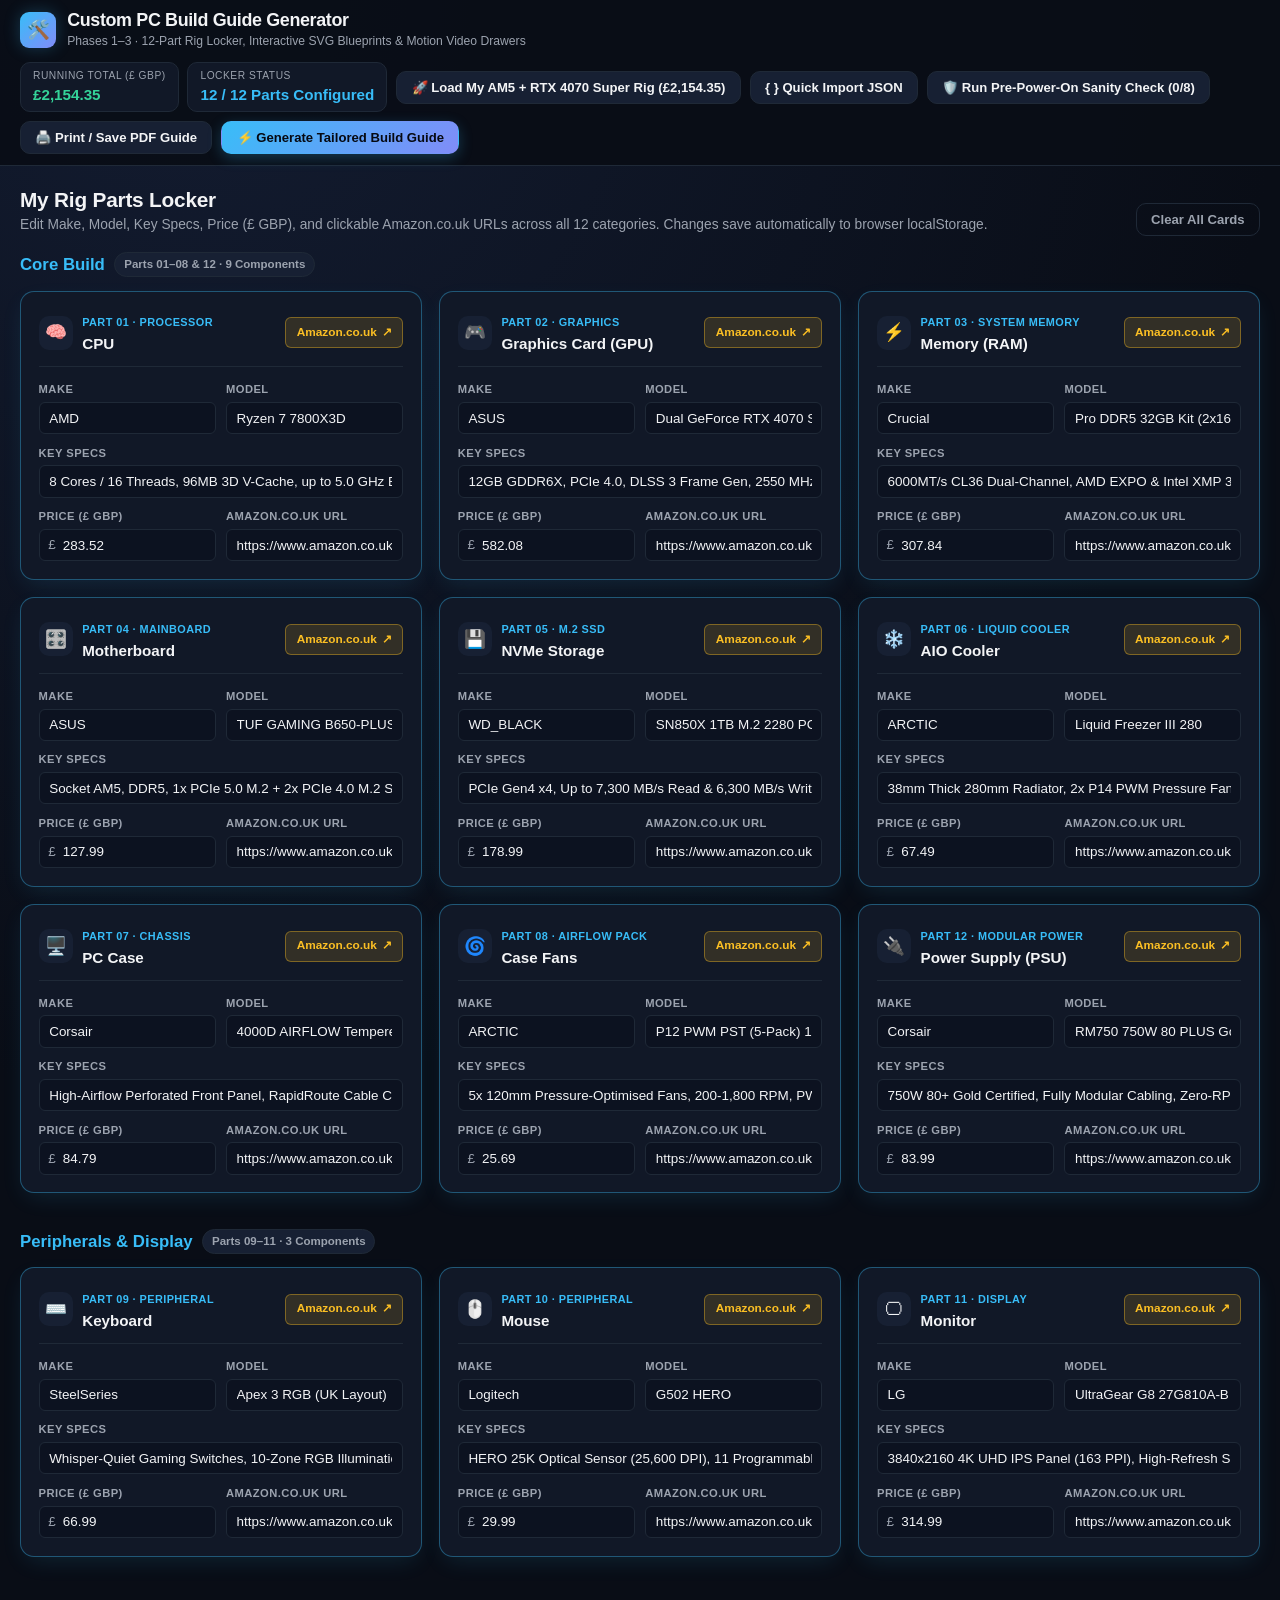
<file: index.html>
<!DOCTYPE html>
<html lang="en">
<head>
  <meta charset="UTF-8" />
  <meta name="viewport" content="width=device-width, initial-scale=1.0" />
  <title>Custom PC Build Guide Generator — Phases 1–4</title>
  <link rel="stylesheet" href="css/base.css" />
  <link rel="stylesheet" href="css/components.css" />
  <link rel="stylesheet" href="css/blueprints.css" />
  <link rel="stylesheet" href="css/videoDrawer.css" />
  <link rel="stylesheet" href="css/printDossier.css" />
</head>
<body>
  <header class="top-header">
    <div class="app-container header-inner">
      <div class="brand-block">
        <div class="brand-logo" aria-hidden="true">🛠️</div>
        <div>
          <h1 class="brand-title">Custom PC Build Guide Generator</h1>
          <p class="brand-subtitle">Phases 1–3 · 12-Part Rig Locker, Interactive SVG Blueprints &amp; Motion Video Drawers</p>
        </div>
      </div>

      <div class="header-metrics-actions">
        <div class="metric-pill">
          <span class="metric-label">Running Total (£ GBP)</span>
          <span class="metric-value" id="total-price">£2,154.35</span>
        </div>
        <div class="metric-pill">
          <span class="metric-label">Locker Status</span>
          <span class="metric-value" id="parts-count" style="color: var(--accent-cyan);">12 / 12 Parts Configured</span>
        </div>
        <button type="button" class="btn btn-secondary" id="btn-load-default-rig">
          <span>🚀 Load My AM5 + RTX 4070 Super Rig (£2,154.35)</span>
        </button>
        <button type="button" class="btn btn-secondary" id="btn-open-json">
          <span>{ } Quick Import JSON</span>
        </button>
        <button type="button" class="btn btn-secondary" id="btn-open-sanity">
          <span>🛡️ Run Pre-Power-On Sanity Check (0/8)</span>
        </button>
        <button type="button" class="btn btn-secondary" id="btn-print-dossier">
          <span>🖨️ Print / Save PDF Guide</span>
        </button>
        <button type="button" class="btn btn-primary" id="btn-generate-guide">
          <span>⚡ Generate Tailored Build Guide</span>
        </button>
      </div>
    </div>
  </header>

  <main class="app-container">
    <section id="print-dossier-sheet" class="print-dossier-sheet" aria-hidden="true"></section>
    <section id="locker-container" aria-labelledby="locker-heading">
      <div class="section-header">
        <div>
          <h2 class="section-title" id="locker-heading">My Rig Parts Locker</h2>
          <p class="section-desc">
            Edit Make, Model, Key Specs, Price (£ GBP), and clickable Amazon.co.uk URLs across all 12 categories. Changes save automatically to browser localStorage.
          </p>
        </div>
        <button type="button" class="btn btn-ghost" id="btn-clear-all">Clear All Cards</button>
      </div>

      <h3 class="locker-subsection-title">
        <span>Core Build</span>
        <span class="locker-subsection-pill">Parts 01–08 &amp; 12 · 9 Components</span>
      </h3>
      <div class="parts-grid" id="core-parts-grid"></div>

      <h3 class="locker-subsection-title">
        <span>Peripherals &amp; Display</span>
        <span class="locker-subsection-pill">Parts 09–11 · 3 Components</span>
      </h3>
      <div class="parts-grid" id="peripherals-parts-grid"></div>
    </section>

    <section class="guide-section is-hidden" id="guide-section" aria-labelledby="guide-heading">
      <div class="section-header">
        <div>
          <h2 class="section-title" id="guide-heading">Tailored Step-by-Step Assembly &amp; BIOS Guide</h2>
          <p class="section-desc">
            Generated dynamically from your active Make, Model, and Key Specs—complete with hardware-specific warnings, Phase 2 SVG Blueprint slots, and Phase 3 Video Tip drawers.
          </p>
        </div>
      </div>

      <div class="guide-progress-card">
        <span id="guide-progress-text" style="font-weight: 600; font-size: 0.9rem;">0 of 9 Assembly Steps Completed (0%)</span>
        <div class="progress-track" aria-hidden="true">
          <div class="progress-fill" id="guide-progress-bar"></div>
        </div>
      </div>

      <div class="guide-steps-list" id="guide-steps"></div>
    </section>
  </main>

  <!-- Quick Import JSON Modal -->
  <div class="modal-backdrop is-hidden" id="json-modal" role="dialog" aria-modal="true" aria-labelledby="json-modal-title">
    <div class="modal-card">
      <div class="section-header" style="margin-bottom: 0.5rem;">
        <div>
          <h2 class="section-title" id="json-modal-title">Quick Import JSON / Inspect Rig Dataset</h2>
          <p class="section-desc">Paste a JSON parts object or array below to populate your 12-part locker.</p>
        </div>
        <button type="button" class="btn btn-ghost" id="btn-close-json">✕ Close</button>
      </div>

      <textarea id="json-textarea" class="paste-textarea" spellcheck="false"></textarea>

      <div class="modal-footer">
        <div style="display: flex; align-items: center; gap: 0.75rem; flex-wrap: wrap;">
          <button type="button" class="btn btn-secondary" id="btn-fill-default-json">Load Default £2,154.35 JSON Template</button>
          <span id="json-status" style="font-size: 0.8rem; color: var(--accent-cyan);"></span>
        </div>
        <button type="button" class="btn btn-primary" id="btn-apply-json">Apply JSON to Locker</button>
      </div>
    </div>
  </div>

  <div class="modal-backdrop is-hidden" id="sanity-modal" role="dialog" aria-modal="true" aria-labelledby="sanity-modal-title">
    <div class="modal-card sanity-modal-card">
      <div class="section-header" style="margin-bottom: 0.5rem;">
        <div>
          <h2 class="section-title" id="sanity-modal-title">🛡️ Pre-Power-On Sanity Check (First-Boot Readiness Gate)</h2>
          <p class="section-desc">Verify all 8 critical hardware &amp; cable checks tailored to your active rig before flipping the PSU switch.</p>
        </div>
        <button type="button" class="btn btn-ghost" id="btn-close-sanity">✕ Close</button>
      </div>
      <div class="sanity-meter-box">
        <div class="sanity-meter-top">
          <span id="sanity-meter-text">0 / 8 Pre-Boot Checks Verified (0%)</span>
          <button type="button" class="btn btn-ghost" id="btn-check-all-sanity" style="padding:0.2rem 0.55rem; font-size:0.75rem;">Toggle All 8</button>
        </div>
        <div class="progress-track" aria-hidden="true"><div class="progress-fill" id="sanity-meter-bar"></div></div>
      </div>
      <div class="sanity-cleared-banner is-hidden" id="sanity-cleared-banner" role="status">
        <span>✅</span>
        <span>Cleared for First Boot &amp; UEFI BIOS Setup! All 8 critical hardware checks verified.</span>
      </div>
      <div class="sanity-check-list" id="sanity-checklist-container"></div>
      <div class="modal-footer">
        <span style="font-size:0.78rem; color:var(--text-secondary);">Progress saves automatically to browser localStorage.</span>
        <button type="button" class="btn btn-primary" id="btn-modal-print-dossier">🖨️ Print / Save PDF Build Dossier</button>
      </div>
    </div>
  </div>

  <div class="toast-banner" id="toast-banner" role="status" aria-live="polite"></div>

  <script defer src="js/defaultRig.js"></script>
  <script defer src="js/state.js"></script>
  <script defer src="js/guide.js"></script>
  <script defer src="js/blueprintsBench.js"></script>
  <script defer src="js/blueprintsSystem.js"></script>
  <script defer src="js/videoDrawerData.js"></script>
  <script defer src="js/videoMotionRenderers.js"></script>
  <script defer src="js/videoDrawerPlayer.js"></script>
  <script defer src="js/sanityDossier.js"></script>
  <script defer src="js/app.js"></script>
</body>
</html>
</file>
<file: css/base.css>
:root {
  --bg-primary: #090d16;
  --bg-secondary: #111827;
  --bg-elevated: #172033;
  --bg-input: #0c1220;
  --border-subtle: #1f2937;
  --border-focus: #38bdf8;
  --border-populated: rgba(56, 189, 248, 0.38);
  --text-primary: #f3f4f6;
  --text-secondary: #9ca3af;
  --text-muted: #6b7280;
  --accent-cyan: #38bdf8;
  --accent-indigo: #818cf8;
  --accent-emerald: #34d399;
  --accent-amber: #fbbf24;
  --danger-rose: #f87171;
  --radius-lg: 14px;
  --radius-md: 10px;
  --radius-sm: 6px;
  --shadow-card: 0 10px 25px -5px rgba(0, 0, 0, 0.45);
}

*,
*::before,
*::after {
  box-sizing: border-box;
  margin: 0;
  padding: 0;
}

html,
body {
  width: 100%;
  max-width: 100%;
  min-width: 0;
  overflow-x: hidden;
  scroll-behavior: smooth;
  color-scheme: dark;
}

body {
  font-family: 'Inter', -apple-system, BlinkMacSystemFont, 'Segoe UI', Roboto, sans-serif;
  background: radial-gradient(circle at 15% 0%, #131c31 0%, var(--bg-primary) 55%);
  color: var(--text-primary);
  min-height: 100vh;
  line-height: 1.5;
  padding-bottom: 4rem;
}

.app-container {
  width: 100%;
  max-width: 1280px;
  min-width: 0;
  margin: 0 auto;
  padding: 0 1.25rem;
}

/* Header & Action Bar — Non-sticky & compact so it scrolls naturally under Squarespace nav */
.top-header {
  position: relative;
  top: auto;
  z-index: 1;
  background: rgba(9, 13, 22, 0.94);
  border-bottom: 1px solid var(--border-subtle);
  padding: 0.65rem 0;
  margin-bottom: 1.15rem;
}

.header-inner {
  display: flex;
  flex-wrap: wrap;
  align-items: center;
  justify-content: space-between;
  gap: 0.75rem;
}

.brand-block {
  display: flex;
  align-items: center;
  gap: 0.7rem;
  min-width: 0;
}

.brand-logo {
  width: 36px;
  height: 36px;
  flex-shrink: 0;
  border-radius: 9px;
  background: linear-gradient(135deg, var(--accent-cyan), var(--accent-indigo));
  display: grid;
  place-items: center;
  font-size: 1.15rem;
  box-shadow: 0 0 16px rgba(56, 189, 248, 0.25);
}

.brand-title {
  font-size: 1.12rem;
  font-weight: 700;
  letter-spacing: -0.02em;
  line-height: 1.2;
}

.brand-subtitle {
  font-size: 0.76rem;
  color: var(--text-secondary);
}

.header-metrics-actions {
  display: flex;
  flex-wrap: wrap;
  align-items: center;
  gap: 0.55rem;
}

.metric-pill {
  background: var(--bg-secondary);
  border: 1px solid var(--border-subtle);
  padding: 0.32rem 0.75rem;
  border-radius: var(--radius-md);
  display: flex;
  flex-direction: column;
}

.metric-label {
  font-size: 0.64rem;
  text-transform: uppercase;
  letter-spacing: 0.05em;
  color: var(--text-secondary);
}

.metric-value {
  font-size: 0.95rem;
  font-weight: 700;
  color: var(--accent-emerald);
}

/* Section Headers */
.section-header {
  display: flex;
  flex-wrap: wrap;
  align-items: flex-end;
  justify-content: space-between;
  gap: 0.85rem;
  margin-bottom: 1rem;
}

.section-title {
  font-size: 1.3rem;
  font-weight: 700;
  letter-spacing: -0.01em;
}

.section-desc {
  color: var(--text-secondary);
  font-size: 0.86rem;
}

/* Buttons */
.btn {
  display: inline-flex;
  align-items: center;
  justify-content: center;
  gap: 0.45rem;
  font-size: 0.82rem;
  font-weight: 600;
  padding: 0.5rem 0.9rem;
  border-radius: var(--radius-md);
  border: 1px solid transparent;
  cursor: pointer;
  transition: all 0.18s ease;
  text-decoration: none;
}

.btn-primary {
  background: linear-gradient(135deg, var(--accent-cyan), var(--accent-indigo));
  color: #060911;
  box-shadow: 0 4px 14px rgba(56, 189, 248, 0.25);
}

.btn-primary:hover {
  filter: brightness(1.08);
}

.btn-secondary {
  background: var(--bg-elevated);
  color: var(--text-primary);
  border-color: var(--border-subtle);
}

.btn-secondary:hover {
  border-color: var(--accent-cyan);
}

.btn-ghost {
  background: transparent;
  color: var(--text-secondary);
  border-color: var(--border-subtle);
}

.btn-ghost:hover {
  color: var(--danger-rose);
  border-color: rgba(248, 113, 113, 0.4);
}

.is-hidden {
  display: none !important;
}

@media (max-width: 768px) {
  .app-container { padding: 0 0.85rem; }
  .header-inner { flex-direction: column; align-items: stretch; }
  .header-metrics-actions { width: 100%; display: grid; grid-template-columns: 1fr 1fr; gap: 0.5rem; }
  .header-metrics-actions .btn { grid-column: 1 / -1; width: 100%; min-height: 44px; font-size: 0.88rem; }
  .section-header .btn { width: 100%; min-height: 44px; }
}
</file>
<file: css/components.css>
/* Parts Grid & Category Cards */
.parts-grid {
  display: grid;
  grid-template-columns: repeat(auto-fill, minmax(310px, 1fr));
  gap: 1.1rem;
  margin-bottom: 2.2rem;
  width: 100%;
  min-width: 0;
}

.part-card {
  background: var(--bg-secondary);
  border: 1px solid var(--border-subtle);
  border-radius: var(--radius-lg);
  padding: 1.1rem;
  box-shadow: var(--shadow-card);
  transition: border-color 0.2s ease, box-shadow 0.2s ease;
  width: 100%;
  min-width: 0;
}

.part-card.is-populated {
  border-color: var(--border-populated);
  box-shadow: 0 8px 24px -6px rgba(56, 189, 248, 0.14);
}

.part-card-header {
  display: flex;
  align-items: center;
  justify-content: space-between;
  gap: 0.5rem;
  margin-bottom: 0.85rem;
  padding-bottom: 0.65rem;
  border-bottom: 1px solid var(--border-subtle);
  flex-wrap: wrap;
}

.part-title-group { display: flex; align-items: center; gap: 0.6rem; min-width: 0; }
.part-icon { width: 34px; height: 34px; flex-shrink: 0; border-radius: var(--radius-md); background: var(--bg-elevated); display: grid; place-items: center; font-size: 1.1rem; }
.part-label { font-size: 0.95rem; font-weight: 700; }
.part-badge { display: inline-block; font-size: 0.68rem; color: var(--accent-cyan); font-weight: 600; text-transform: uppercase; letter-spacing: 0.04em; }

.retail-link-btn { display: inline-flex; align-items: center; gap: 0.3rem; font-size: 0.74rem; font-weight: 600; padding: 0.35rem 0.65rem; border-radius: var(--radius-sm); background: rgba(251, 191, 36, 0.14); color: var(--accent-amber); border: 1px solid rgba(251, 191, 36, 0.38); text-decoration: none; transition: all 0.15s ease; white-space: nowrap; }
.retail-link-btn:hover:not(.is-disabled) { background: var(--accent-amber); color: #060911; }
.retail-link-btn.is-disabled { background: var(--bg-input); color: var(--text-muted); border-color: var(--border-subtle); pointer-events: none; opacity: 0.6; }

.part-form-grid { display: grid; grid-template-columns: 1fr 1fr; gap: 0.65rem; width: 100%; min-width: 0; }
.field-group { display: flex; flex-direction: column; gap: 0.25rem; min-width: 0; }
.field-group.full-span { grid-column: 1 / -1; }
.field-label { font-size: 0.7rem; font-weight: 600; color: var(--text-secondary); text-transform: uppercase; letter-spacing: 0.04em; }
.field-input { width: 100%; min-width: 0; background: var(--bg-input); border: 1px solid var(--border-subtle); border-radius: var(--radius-sm); color: var(--text-primary); font-size: 0.84rem; padding: 0.48rem 0.6rem; outline: none; transition: border-color 0.15s ease; }
.field-input:focus { border-color: var(--border-focus); }
.price-input-wrap { position: relative; display: flex; align-items: center; }
.currency-prefix { position: absolute; left: 0.6rem; color: var(--text-secondary); font-size: 0.84rem; pointer-events: none; }
.price-input { padding-left: 1.45rem; }

/* Sub-section Divider */
.locker-subsection-title { display: flex; align-items: center; flex-wrap: wrap; gap: 0.6rem; font-size: 1.05rem; font-weight: 700; color: var(--accent-cyan); margin: 0.5rem 0 0.85rem; }
.locker-subsection-pill { font-size: 0.72rem; background: var(--bg-elevated); color: var(--text-secondary); padding: 0.18rem 0.55rem; border-radius: 999px; border: 1px solid var(--border-subtle); }

/* Tailored Build Guide Section */
.guide-section { border-top: 1px solid var(--border-subtle); padding-top: 1.75rem; width: 100%; min-width: 0; }
.guide-progress-card { background: var(--bg-secondary); border: 1px solid var(--border-subtle); border-radius: var(--radius-md); padding: 0.85rem 1.1rem; margin-bottom: 1.35rem; display: flex; flex-wrap: wrap; align-items: center; justify-content: space-between; gap: 0.85rem; }
.progress-track { flex: 1; min-width: 180px; height: 10px; background: var(--bg-input); border-radius: 999px; overflow: hidden; border: 1px solid var(--border-subtle); }
.progress-fill { height: 100%; width: 0%; background: linear-gradient(90deg, var(--accent-cyan), var(--accent-emerald)); transition: width 0.25s ease; }
.guide-steps-list { display: flex; flex-direction: column; gap: 1.25rem; width: 100%; min-width: 0; }
.guide-step-card { background: var(--bg-secondary); border: 1px solid var(--border-subtle); border-radius: var(--radius-lg); padding: 1.3rem; transition: border-color 0.2s ease; width: 100%; min-width: 0; overflow: hidden; }
.guide-step-card.is-completed { border-color: rgba(52, 211, 153, 0.45); background: rgba(17, 24, 39, 0.65); }
.guide-step-top { display: flex; flex-wrap: wrap; align-items: center; justify-content: space-between; gap: 0.75rem; margin-bottom: 0.9rem; }
.step-check-label { display: inline-flex; align-items: center; gap: 0.55rem; cursor: pointer; }
.step-checkbox { width: 18px; height: 18px; accent-color: var(--accent-emerald); cursor: pointer; }
.step-number-badge { background: var(--bg-elevated); color: var(--accent-cyan); font-size: 0.76rem; font-weight: 700; padding: 0.25rem 0.6rem; border-radius: var(--radius-sm); border: 1px solid rgba(56, 189, 248, 0.3); }
.step-heading-wrap { flex: 1; min-width: 210px; }
.step-phase-tag { font-size: 0.72rem; text-transform: uppercase; letter-spacing: 0.05em; color: var(--accent-indigo); font-weight: 600; }
.step-title { font-size: 1.08rem; font-weight: 700; }
.step-parts-pills { display: flex; flex-wrap: wrap; gap: 0.4rem; }
.step-part-pill { font-size: 0.73rem; background: var(--bg-input); border: 1px solid var(--border-subtle); color: var(--text-secondary); padding: 0.2rem 0.55rem; border-radius: 999px; }

.step-instructions { margin: 0 0 0.95rem 1.2rem; color: var(--text-primary); display: flex; flex-direction: column; gap: 0.45rem; font-size: 0.92rem; }
.step-instructions strong { color: var(--accent-cyan); }
.step-instructions kbd { background: var(--bg-elevated); border: 1px solid var(--border-subtle); border-radius: 4px; padding: 0.08rem 0.38rem; font-size: 0.78rem; }

/* Hardware-Specific Warning Callout */
.hardware-warning-box { display: flex; align-items: flex-start; gap: 0.65rem; background: rgba(251, 191, 36, 0.08); border: 1px solid rgba(251, 191, 36, 0.38); border-left: 4px solid var(--accent-amber); border-radius: var(--radius-md); padding: 0.75rem 0.95rem; margin-bottom: 1rem; font-size: 0.85rem; color: #fde68a; width: 100%; }
.warning-icon { font-size: 1.05rem; line-height: 1.2; flex-shrink: 0; }

/* Full-Width Stack for Phase 2 SVG Blueprint & Phase 3 Video Tip Drawer (No Squishing) */
.phase-placeholders-grid { display: flex; flex-direction: column; gap: 0.95rem; width: 100%; min-width: 0; }
.slot-pill { font-size: 0.7rem; font-weight: 700; padding: 0.15rem 0.5rem; border-radius: var(--radius-sm); }
.phase-2-pill { background: rgba(56, 189, 248, 0.14); color: var(--accent-cyan); }
.phase-3-pill { background: rgba(129, 140, 248, 0.16); color: var(--accent-indigo); }

/* Modal & Toast */
.modal-backdrop { position: fixed; inset: 0; z-index: 50; background: rgba(5, 8, 15, 0.8); backdrop-filter: blur(6px); display: grid; place-items: center; padding: 0.85rem; }
.modal-card { width: 100%; max-width: 700px; background: var(--bg-secondary); border: 1px solid var(--border-subtle); border-radius: var(--radius-lg); padding: 1.25rem; box-shadow: var(--shadow-card); }
.paste-textarea { width: 100%; min-height: 200px; margin: 0.8rem 0; background: var(--bg-input); border: 1px solid var(--border-subtle); border-radius: var(--radius-md); color: var(--text-primary); font-family: ui-monospace, SFMono-Regular, Consolas, monospace; font-size: 0.8rem; padding: 0.75rem; resize: vertical; }
.modal-footer { display: flex; flex-wrap: wrap; align-items: center; justify-content: space-between; gap: 0.65rem; }
.toast-banner { position: fixed; bottom: 1.2rem; right: 1.2rem; left: 1.2rem; max-width: 420px; margin-left: auto; z-index: 60; background: var(--bg-elevated); border: 1px solid var(--accent-cyan); color: var(--text-primary); padding: 0.75rem 1rem; border-radius: var(--radius-md); font-size: 0.85rem; box-shadow: var(--shadow-card); opacity: 0; transform: translateY(10px); pointer-events: none; transition: all 0.2s ease; }
.toast-banner.visible { opacity: 1; transform: translateY(0); }

@media (max-width: 768px) {
  .parts-grid { grid-template-columns: 1fr; gap: 0.9rem; }
  input, textarea, select, .field-input, .paste-textarea { font-size: 16px !important; }
  .guide-step-card, .part-card { padding: 0.95rem; }
  .step-heading-wrap { min-width: 100%; }
}

@media (max-width: 480px) {
  .part-form-grid { grid-template-columns: 1fr; }
  .step-instructions { margin-left: 1rem; font-size: 0.87rem; }
}
</file>
<file: css/blueprints.css>
/* Interactive SVG Blueprints (Phase 2) — Full-Width Card Layout */
.blueprint-card {
  width: 100%;
  min-width: 0;
  background: #080c15;
  border: 1px solid rgba(56, 189, 248, 0.35);
  border-radius: var(--radius-md);
  overflow: hidden;
  transition: all 0.22s ease;
  box-shadow: inset 0 0 24px rgba(56, 189, 248, 0.05);
}

.blueprint-card.is-expanded {
  border-color: var(--accent-cyan);
  box-shadow: 0 12px 32px rgba(0, 0, 0, 0.65), 0 0 20px rgba(56, 189, 248, 0.18);
}

.blueprint-toolbar {
  display: flex;
  flex-wrap: wrap;
  align-items: center;
  justify-content: space-between;
  gap: 0.5rem;
  padding: 0.55rem 0.85rem;
  background: rgba(17, 24, 39, 0.9);
  border-bottom: 1px solid var(--border-subtle);
}

.blueprint-meta {
  display: flex;
  align-items: center;
  flex-wrap: wrap;
  gap: 0.5rem;
  min-width: 0;
}

.blueprint-code {
  font-family: ui-monospace, SFMono-Regular, Consolas, monospace;
  font-size: 0.7rem;
  font-weight: 700;
  color: var(--accent-cyan);
  background: rgba(56, 189, 248, 0.14);
  padding: 0.15rem 0.48rem;
  border-radius: 4px;
  border: 1px solid rgba(56, 189, 248, 0.3);
}

.blueprint-title-text {
  font-size: 0.8rem;
  font-weight: 600;
  color: var(--text-primary);
}

.blueprint-zoom-btn {
  background: var(--bg-elevated);
  color: var(--accent-cyan);
  border: 1px solid rgba(56, 189, 248, 0.35);
  border-radius: 5px;
  padding: 0.28rem 0.65rem;
  font-size: 0.73rem;
  font-weight: 600;
  cursor: pointer;
  transition: all 0.15s ease;
}

.blueprint-zoom-btn:hover {
  background: var(--accent-cyan);
  color: #060911;
}

.blueprint-canvas-wrap {
  position: relative;
  width: 100%;
  background-color: #070b13;
  background-image:
    linear-gradient(rgba(56, 189, 248, 0.05) 1px, transparent 1px),
    linear-gradient(90deg, rgba(56, 189, 248, 0.05) 1px, transparent 1px);
  background-size: 20px 20px;
  padding: 0.65rem;
}

.blueprint-svg {
  width: 100%;
  max-width: 760px;
  height: auto;
  aspect-ratio: 620 / 215;
  display: block;
  margin: 0 auto;
  transition: max-width 0.22s ease;
}

.blueprint-card.is-expanded .blueprint-svg {
  max-width: 1040px;
}

/* SVG Hotspot Callout Nodes */
.bp-hotspot {
  cursor: pointer;
  outline: none;
}

.bp-hotspot-ring {
  fill: rgba(56, 189, 248, 0.18);
  stroke: #38bdf8;
  stroke-width: 1.5;
  transform-box: fill-box;
  transform-origin: center;
  animation: bpPulse 2.2s infinite ease-in-out;
}

.bp-hotspot.amber .bp-hotspot-ring {
  fill: rgba(251, 191, 36, 0.2);
  stroke: #fbbf24;
}

.bp-hotspot-core {
  fill: #38bdf8;
  stroke: #090d16;
  stroke-width: 1.5;
  transition: transform 0.15s ease, fill 0.15s ease;
  transform-box: fill-box;
  transform-origin: center;
}

.bp-hotspot.amber .bp-hotspot-core {
  fill: #fbbf24;
}

.bp-hotspot:hover .bp-hotspot-core,
.bp-hotspot.is-active .bp-hotspot-core {
  transform: scale(1.3);
  fill: #34d399;
}

.bp-hotspot.is-active .bp-hotspot-ring {
  stroke: #34d399;
  stroke-width: 2.5;
}

.bp-hotspot-num {
  font-family: ui-monospace, SFMono-Regular, Consolas, monospace;
  font-size: 9px;
  font-weight: 700;
  fill: #05080f;
  pointer-events: none;
  text-anchor: middle;
  dominant-baseline: central;
}

/* Animated Airflow & Signal Lines */
.bp-flow-intake {
  stroke: #38bdf8;
  stroke-width: 2.5;
  stroke-dasharray: 6 5;
  animation: bpDashFlow 1.1s linear infinite;
}

.bp-flow-exhaust {
  stroke: #f97316;
  stroke-width: 2.5;
  stroke-dasharray: 6 5;
  animation: bpDashFlow 0.95s linear infinite;
}

@keyframes bpPulse {
  0%, 100% { transform: scale(1); opacity: 0.85; }
  50% { transform: scale(1.45); opacity: 0.28; }
}

@keyframes bpDashFlow {
  to { stroke-dashoffset: -22; }
}

/* Hotspot Inspection Readout Footer */
.blueprint-inspector {
  display: flex;
  flex-direction: column;
  gap: 0.4rem;
  padding: 0.65rem 0.85rem;
  background: #0c1322;
  border-top: 1px solid var(--border-subtle);
}

.hotspot-pills-row {
  display: flex;
  flex-wrap: wrap;
  gap: 0.4rem;
}

.hotspot-chip {
  background: var(--bg-secondary);
  border: 1px solid var(--border-subtle);
  color: var(--text-secondary);
  font-size: 0.72rem;
  font-weight: 600;
  padding: 0.24rem 0.58rem;
  border-radius: 999px;
  cursor: pointer;
  transition: all 0.15s ease;
  text-align: left;
}

.hotspot-chip:hover,
.hotspot-chip.is-active {
  border-color: var(--accent-cyan);
  color: var(--accent-cyan);
  background: rgba(56, 189, 248, 0.12);
}

.inspector-detail-text {
  font-size: 0.8rem;
  color: var(--text-primary);
  line-height: 1.42;
}

.inspector-detail-text strong {
  color: var(--accent-cyan);
}

@media (max-width: 768px) {
  .blueprint-zoom-btn { width: 100%; min-height: 38px; }
  .hotspot-chip { flex: 1 1 auto; text-align: center; min-height: 34px; }
}
</file>
<file: css/videoDrawer.css>
/* Phase 3: Collapsible Video Tip & Motion Guide Drawers */
.video-tip-drawer {
  width: 100%;
  min-width: 0;
  background: linear-gradient(180deg, rgba(13, 19, 34, 0.96), rgba(9, 13, 24, 0.99));
  border: 1px solid rgba(168, 85, 247, 0.35);
  border-radius: 10px;
  overflow: hidden;
  transition: border-color 0.2s ease, box-shadow 0.2s ease;
}

.video-tip-drawer[open] {
  border-color: rgba(168, 85, 247, 0.72);
  box-shadow: 0 10px 30px rgba(0, 0, 0, 0.45), 0 0 0 1px rgba(168, 85, 247, 0.2);
}

.video-tip-summary {
  display: flex;
  align-items: center;
  justify-content: space-between;
  flex-wrap: wrap;
  gap: 0.65rem;
  padding: 0.75rem 0.95rem;
  cursor: pointer;
  list-style: none;
  user-select: none;
  background: rgba(168, 85, 247, 0.08);
  transition: background 0.15s ease;
}
.video-tip-summary::-webkit-details-marker { display: none; }
.video-tip-summary:hover { background: rgba(168, 85, 247, 0.14); }

.video-summary-left {
  display: flex;
  align-items: center;
  gap: 0.5rem;
  flex-wrap: wrap;
  font-size: 0.85rem;
  font-weight: 700;
  color: var(--text-primary);
  min-width: 0;
}

.video-summary-right {
  display: flex;
  align-items: center;
  gap: 0.45rem;
  font-size: 0.75rem;
  color: #d8b4fe;
  font-family: ui-monospace, SFMono-Regular, Consolas, monospace;
}

.video-tip-body {
  padding: 0.9rem 0.95rem 1rem;
  border-top: 1px solid rgba(168, 85, 247, 0.24);
  display: flex;
  flex-direction: column;
  gap: 0.85rem;
  width: 100%;
  min-width: 0;
}

.video-drawer-tabs {
  display: flex;
  align-items: center;
  justify-content: space-between;
  gap: 0.5rem;
  flex-wrap: wrap;
  border-bottom: 1px solid rgba(148, 163, 184, 0.16);
  padding-bottom: 0.55rem;
}

.video-tab-group { display: flex; gap: 0.45rem; flex-wrap: wrap; }

.video-tab-btn {
  background: rgba(15, 23, 42, 0.85);
  border: 1px solid rgba(148, 163, 184, 0.25);
  color: var(--text-secondary);
  font-size: 0.76rem;
  font-weight: 700;
  padding: 0.42rem 0.75rem;
  border-radius: 6px;
  cursor: pointer;
  transition: all 0.15s ease;
}
.video-tab-btn:hover { border-color: #c084fc; color: var(--text-primary); }
.video-tab-btn.is-active { background: rgba(168, 85, 247, 0.2); border-color: #c084fc; color: #f3e8ff; }
.video-tab-pane.is-hidden { display: none; }

/* Motion Canvas Stage & Controls */
.motion-player-box {
  background: #070b14;
  border: 1px solid rgba(56, 189, 248, 0.24);
  border-radius: 8px;
  padding: 0.65rem;
  display: flex;
  flex-direction: column;
  gap: 0.6rem;
  width: 100%;
  min-width: 0;
}

.motion-canvas-wrap {
  position: relative;
  width: 100%;
  background: radial-gradient(circle at 50% 45%, #111c33 0%, #070b14 100%);
  border: 1px solid rgba(30, 41, 59, 0.9);
  border-radius: 6px;
  overflow: hidden;
}

.motion-canvas { display: block; width: 100%; max-width: 760px; height: auto; margin: 0 auto; }

.motion-controls-bar {
  display: flex;
  align-items: center;
  gap: 0.55rem;
  flex-wrap: wrap;
  background: rgba(15, 23, 42, 0.9);
  padding: 0.45rem 0.65rem;
  border-radius: 6px;
  border: 1px solid rgba(148, 163, 184, 0.16);
}

.motion-btn {
  background: rgba(56, 189, 248, 0.15);
  border: 1px solid rgba(56, 189, 248, 0.45);
  color: #e0f2fe;
  font-size: 0.75rem;
  font-weight: 700;
  padding: 0.34rem 0.68rem;
  border-radius: 5px;
  cursor: pointer;
}
.motion-btn.is-active { background: rgba(16, 185, 129, 0.2); border-color: #34d399; color: #a7f3d0; }
.motion-scrubber { flex: 1; min-width: 120px; accent-color: #38bdf8; cursor: pointer; }
.motion-timecode { font-family: ui-monospace, SFMono-Regular, Consolas, monospace; font-size: 0.75rem; color: #38bdf8; min-width: 76px; text-align: right; }

/* 3 Timestamped Keyframe Coaching Callouts */
.keyframe-grid { display: grid; grid-template-columns: repeat(auto-fit, minmax(200px, 1fr)); gap: 0.55rem; }
.keyframe-card {
  text-align: left;
  background: rgba(15, 23, 42, 0.78);
  border: 1px solid rgba(148, 163, 184, 0.22);
  border-radius: 7px;
  padding: 0.55rem 0.7rem;
  cursor: pointer;
  transition: all 0.15s ease;
  color: var(--text-secondary);
}
.keyframe-card:hover, .keyframe-card.is-active { border-color: #38bdf8; background: rgba(56, 189, 248, 0.11); color: var(--text-primary); }
.keyframe-time { display: inline-block; font-family: ui-monospace, SFMono-Regular, Consolas, monospace; font-size: 0.7rem; font-weight: 700; color: #38bdf8; background: rgba(56, 189, 248, 0.14); padding: 0.1rem 0.4rem; border-radius: 4px; margin-bottom: 0.25rem; }
.keyframe-label { display: block; font-size: 0.77rem; line-height: 1.38; }

/* YouTube / Custom Video Tab & Pro-Tip Mistake Badge */
.custom-video-controls { display: flex; gap: 0.5rem; flex-wrap: wrap; align-items: center; }
.custom-video-input { flex: 1 1 220px; min-width: 0; }
.video-embed-frame { width: 100%; max-width: 760px; aspect-ratio: 16 / 9; max-height: 410px; border: 1px solid rgba(168, 85, 247, 0.35); border-radius: 8px; background: #050811; display: block; margin: 0 auto; }
.coaching-note-box { background: rgba(56, 189, 248, 0.08); border-left: 3px solid #38bdf8; padding: 0.55rem 0.75rem; border-radius: 5px; font-size: 0.79rem; color: var(--text-secondary); line-height: 1.45; }
.mistake-badge-box { display: flex; align-items: flex-start; gap: 0.6rem; background: rgba(239, 68, 68, 0.1); border: 1px solid rgba(239, 68, 68, 0.38); border-radius: 7px; padding: 0.6rem 0.8rem; font-size: 0.8rem; color: #fecaca; line-height: 1.42; }

@media (max-width: 768px) {
  .video-tab-group { width: 100%; }
  .video-tab-btn { flex: 1 1 100%; text-align: center; min-height: 42px; }
  .keyframe-grid { grid-template-columns: 1fr; }
  .custom-video-controls .btn { width: 100%; min-height: 44px; }
}
</file>
<file: css/printDossier.css>
/* Phase 4: Pre-Power-On Sanity Check Modal & A4 Print Dossier */
.sanity-gate-prompt {
  margin-top: 0.9rem;
  padding: 0.9rem 1.05rem;
  border-radius: 10px;
  background: linear-gradient(135deg, rgba(16, 185, 129, 0.14), rgba(56, 189, 248, 0.12));
  border: 1px solid rgba(16, 185, 129, 0.45);
  display: flex;
  align-items: center;
  justify-content: space-between;
  gap: 0.85rem;
  flex-wrap: wrap;
}

.sanity-gate-text strong {
  display: block;
  color: #a7f3d0;
  font-size: 0.92rem;
  margin-bottom: 0.2rem;
}

.sanity-gate-text span {
  font-size: 0.8rem;
  color: var(--text-secondary);
}

.sanity-modal-card {
  max-width: 780px;
  width: 95%;
  max-height: 90vh;
  overflow-y: auto;
}

.sanity-meter-box {
  background: rgba(15, 23, 42, 0.85);
  border: 1px solid rgba(56, 189, 248, 0.3);
  border-radius: 8px;
  padding: 0.7rem 0.9rem;
  margin-bottom: 0.75rem;
}

.sanity-meter-top {
  display: flex;
  justify-content: space-between;
  align-items: center;
  font-size: 0.84rem;
  font-weight: 700;
  margin-bottom: 0.45rem;
}

.sanity-cleared-banner {
  background: rgba(16, 185, 129, 0.18);
  border: 1px solid #10b981;
  color: #d1fae5;
  padding: 0.7rem 0.95rem;
  border-radius: 8px;
  font-weight: 700;
  font-size: 0.88rem;
  margin-bottom: 0.75rem;
  display: flex;
  align-items: center;
  gap: 0.55rem;
}

.sanity-cleared-banner.is-hidden {
  display: none;
}

.sanity-check-list {
  display: flex;
  flex-direction: column;
  gap: 0.5rem;
  margin-bottom: 0.9rem;
}

.sanity-item-card {
  display: flex;
  align-items: flex-start;
  gap: 0.7rem;
  padding: 0.62rem 0.8rem;
  border-radius: 8px;
  background: rgba(15, 23, 42, 0.78);
  border: 1px solid rgba(148, 163, 184, 0.22);
  cursor: pointer;
  transition: border-color 0.15s ease, background 0.15s ease;
}

.sanity-item-card:hover {
  border-color: rgba(56, 189, 248, 0.5);
}

.sanity-item-card.is-checked {
  border-color: rgba(16, 185, 129, 0.55);
  background: rgba(16, 185, 129, 0.1);
}

.sanity-item-card input[type="checkbox"] {
  width: 1.1rem;
  height: 1.1rem;
  margin-top: 0.15rem;
  accent-color: #10b981;
  cursor: pointer;
}

.sanity-item-title {
  display: block;
  font-size: 0.84rem;
  font-weight: 700;
  color: var(--text-primary);
  margin-bottom: 0.15rem;
}

.sanity-item-desc {
  display: block;
  font-size: 0.78rem;
  color: var(--text-secondary);
  line-height: 1.38;
}

/* Hidden on screen; visible only when printing/exporting PDF */
.print-dossier-sheet {
  display: none;
}

@media print {
  @page {
    size: A4 portrait;
    margin: 11mm;
  }

  body {
    background: #ffffff !important;
    color: #0f172a !important;
    font-size: 10pt;
    line-height: 1.38;
  }

  .top-header,
  #locker-container,
  .modal-backdrop,
  .toast-banner,
  .guide-progress-card,
  .bp-zoom-btn,
  .bp-hint-pill,
  .video-drawer-tabs,
  .motion-canvas-wrap,
  .motion-controls-bar,
  [data-pane="embed"],
  .sanity-gate-prompt {
    display: none !important;
  }

  .app-container {
    max-width: 100% !important;
    padding: 0 !important;
    margin: 0 !important;
  }

  .print-dossier-sheet {
    display: block !important;
    page-break-after: always;
    break-after: page;
  }

  .print-dossier-header {
    border-bottom: 2px solid #0f172a;
    padding-bottom: 0.5rem;
    margin-bottom: 0.75rem;
    display: flex;
    justify-content: space-between;
    align-items: flex-end;
  }

  .print-manifest-table {
    width: 100%;
    border-collapse: collapse;
    margin-bottom: 0.9rem;
    font-size: 8.5pt;
  }

  .print-manifest-table th,
  .print-manifest-table td {
    border: 1px solid #cbd5e1;
    padding: 4px 6px;
    text-align: left;
    color: #0f172a !important;
  }

  .print-manifest-table th {
    background: #f1f5f9 !important;
    font-weight: 700;
  }

  .print-sanity-box {
    border: 1.5px solid #0f172a;
    border-radius: 6px;
    padding: 8px 10px;
    background: #f8fafc !important;
  }

  .print-sanity-grid {
    display: grid;
    grid-template-columns: 1fr 1fr;
    gap: 5px 12px;
    font-size: 8pt;
  }

  #guide-section {
    display: block !important;
    margin-top: 0 !important;
  }

  .guide-step-card {
    background: #ffffff !important;
    border: 1.5px solid #94a3b8 !important;
    color: #0f172a !important;
    margin-bottom: 10px !important;
    padding: 10px 12px !important;
    page-break-inside: avoid;
    break-inside: avoid;
    box-shadow: none !important;
  }

  .step-title, .step-instructions li, .keyframe-label {
    color: #0f172a !important;
  }

  .hardware-warning-box, .mistake-badge-box {
    background: #fffbeb !important;
    border: 1px solid #d97706 !important;
    color: #78350f !important;
  }

  .blueprint-card, .blueprint-svg-stage {
    background: #0f172a !important;
    border-color: #334155 !important;
    -webkit-print-color-adjust: exact;
    print-color-adjust: exact;
  }

  .video-tip-drawer, .video-tip-body {
    display: block !important;
    background: #f8fafc !important;
    border-color: #cbd5e1 !important;
  }
}
</file>
